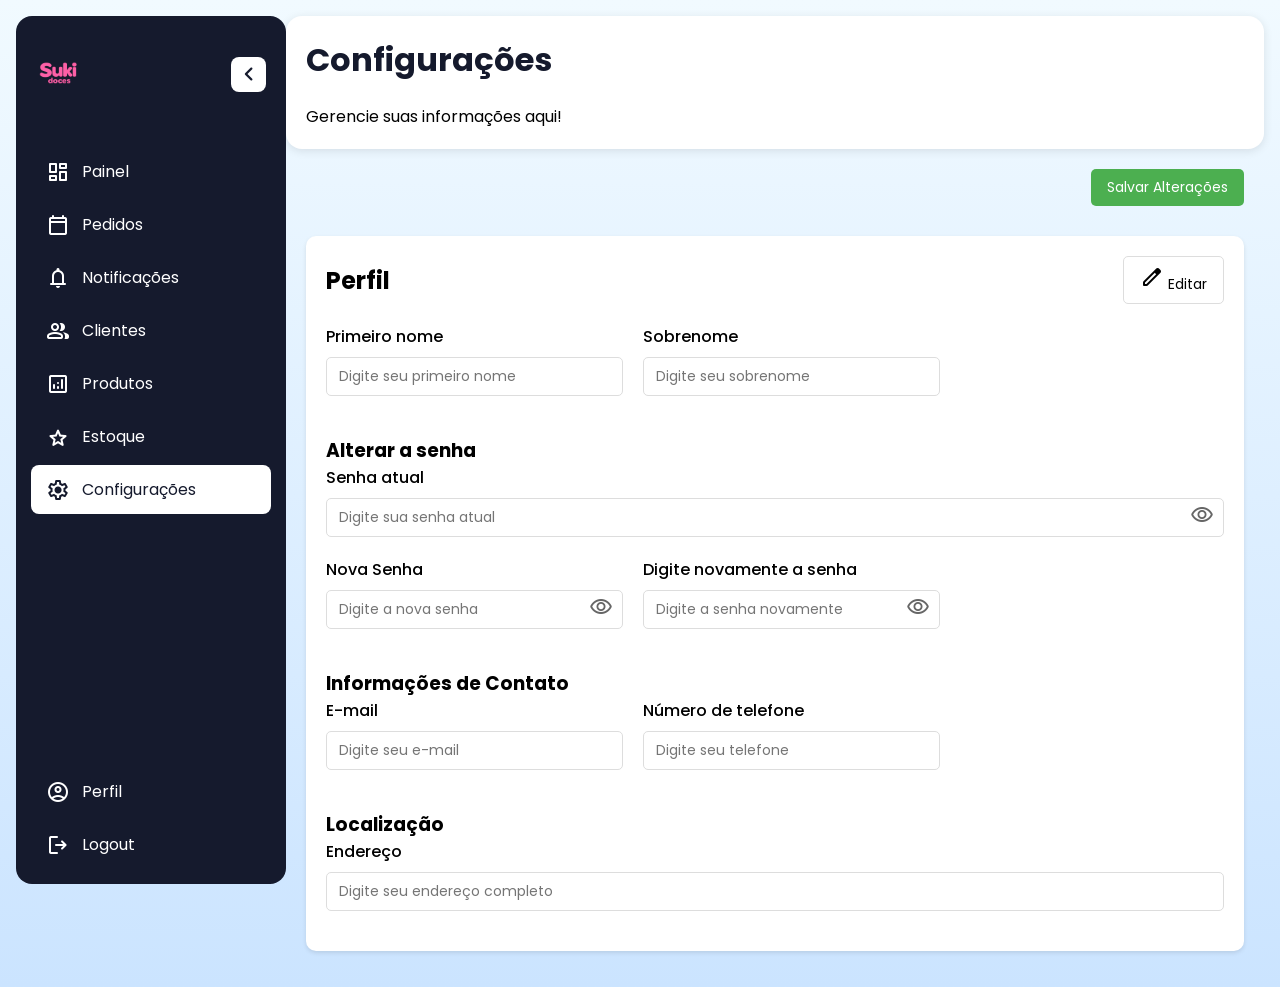
<file: Admin Painel (Deluxe Version)/html/configuracoes.html>
<!DOCTYPE html>
<html lang="en">
<head>
    <meta charset="UTF-8">
    <meta name="viewport" content="width=device-width, initial-scale=1.0">
    <link rel="stylesheet" href="https://fonts.googleapis.com/css2?family=Material+Symbols+Rounded:opsz,wght,FILL,GRAD@24,400,0,0"/>
    <link rel="stylesheet" href="../css/sidebar.css">
    <link rel="stylesheet" href="../css/configuracoes.css">
    <title>Configurações</title>
</head>
<body>
    <aside class="sidebar">
        <!--Side bar Header-->
        <header class="sidebar-header">
            <a href="#" class="header-logo">
                <img src="../assets/icon/Logo Suki.svg" alt="Logo Suki">
            </a>
            <button class="toggler sidebar-toggler">
                <span class="material-symbols-rounded">
                    chevron_left
                </span>
            </button>
            <button class="toggler menu-toggler">
                <span class="material-symbols-rounded">
                    menu
                </span>
            </button>
        </header>

        <nav class="sidebar-nav">
            <!--Primary Top Nav-->
            <ul class="nav-list primary-nav">
                <li class="nav-item">
                    <a href="index.html" class="nav-link">
                        <span class="nav-icon material-symbols-rounded">
                            dashboard
                        </span>
                        <span class="nav-label">Painel</span>
                    </a>
                </li>
                <li class="nav-item">
                    <a href="pedidos.html" class="nav-link">
                        <span class="nav-icon material-symbols-rounded">
                            calendar_today
                        </span>
                        <span class="nav-label">Pedidos</span>
                    </a>
                </li>
                <li class="nav-item">
                    <a href="./notificacoes.html" class="nav-link">
                        <span class="nav-icon material-symbols-rounded">
                            notifications
                        </span>
                        <span class="nav-label">Notificações</span>
                    </a>
                </li>
                <li class="nav-item">
                    <a href="./clientes.html" class="nav-link">
                        <span class="nav-icon material-symbols-rounded">
                            group
                        </span>
                        <span class="nav-label">Clientes</span>
                    </a>
                </li>
                <li class="nav-item">
                    <a href="produtos.html" class="nav-link">
                        <span class="nav-icon material-symbols-rounded">
                            analytics
                        </span>
                        <span class="nav-label">Produtos</span>
                    </a>
                </li>
                <li class="nav-item">
                    <a href="estoque.html" class="nav-link">
                        <span class="nav-icon material-symbols-rounded">
                            star
                        </span>
                        <span class="nav-label">Estoque</span>
                    </a>
                </li>
                <li class="nav-item">
                    <a href="configuracoes.html" class="nav-link">
                        <span class="nav-icon material-symbols-rounded">
                            settings
                        </span>
                        <span class="nav-label">Configurações</span>
                    </a>
                </li>
            </ul>
            
            <!--Secondary Bottom Nav-->
            <ul class="nav-list secondary-nav">
                <li class="nav-item">
                    <a href="#" class="nav-link">
                        <span class="nav-icon material-symbols-rounded">
                            account_circle
                        </span>
                        <span class="nav-label">Perfil</span>
                    </a>
                </li>
                <li class="nav-item">
                    <a href="conta.html" class="nav-link">
                        <span class="nav-icon material-symbols-rounded">
                            logout
                        </span>
                        <span class="nav-label">Logout</span>
                    </a>
                </li>
            </ul>
        </nav>
    </aside>
    
    <main class="main-content">   
        <div id="content-dashboard" class="content active">
            <h1>Configurações</h1>
            <p>Gerencie suas informações aqui!</p>
        </div>
        <div class="settings-container">
            <div class="settings-header">
                <h1 class="settings-title"></h1>
                <button class="btn btn-primary" onclick="salvarAlteracoes()">Salvar Alterações</button>
            </div>
    
            <!-- Perfil Section -->
            <section class="profile-section">
                <div class="profile-header">
                    <h2>Perfil</h2>
                    <button class="btn btn-outline">
                        <span class="material-symbols-rounded">edit</span>
                        Editar
                    </button>
                </div>
    
                <!-- Informações Pessoais -->
                <div class="form-row">
                    <div class="form-group">
                        <label>Primeiro nome</label>
                        <input type="text" placeholder="Digite seu primeiro nome">
                    </div>
                    <div class="form-group">
                        <label>Sobrenome</label>
                        <input type="text" placeholder="Digite seu sobrenome">
                    </div>
                </div>
    
                <!-- Senha -->
                <h3>Alterar a senha</h3>
                <div class="form-group">
                    <label>Senha atual</label>
                    <div class="password-input">
                        <input type="password" placeholder="Digite sua senha atual">
                        <button class="password-toggle">
                            <span class="material-symbols-rounded">visibility</span>
                        </button>
                    </div>
                </div>
    
                <div class="form-row">
                    <div class="form-group">
                        <label>Nova Senha</label>
                        <div class="password-input">
                            <input type="password" placeholder="Digite a nova senha">
                            <button class="password-toggle">
                                <span class="material-symbols-rounded">visibility</span>
                            </button>
                        </div>
                    </div>
                    <div class="form-group">
                        <label>Digite novamente a senha</label>
                        <div class="password-input">
                            <input type="password" placeholder="Digite a senha novamente">
                            <button class="password-toggle">
                                <span class="material-symbols-rounded">visibility</span>
                            </button>
                        </div>
                    </div>
                </div>
    
                <!-- Contato -->
                <h3>Informações de Contato</h3>
                <div class="form-row">
                    <div class="form-group">
                        <label>E-mail</label>
                        <input type="email" placeholder="Digite seu e-mail">
                    </div>
                    <div class="form-group">
                        <label>Número de telefone</label>
                        <input type="tel" placeholder="Digite seu telefone">
                    </div>
                </div>
    
                <!-- Localização -->
                <h3>Localização</h3>
                <div class="form-group">
                    <label>Endereço</label>
                    <input type="text" placeholder="Digite seu endereço completo">
                </div>
            </section>
        </div>
    </main>
    <script src="../js/script.js"></script>
    <script src="../js/config.js"></script>
</body>
</file>
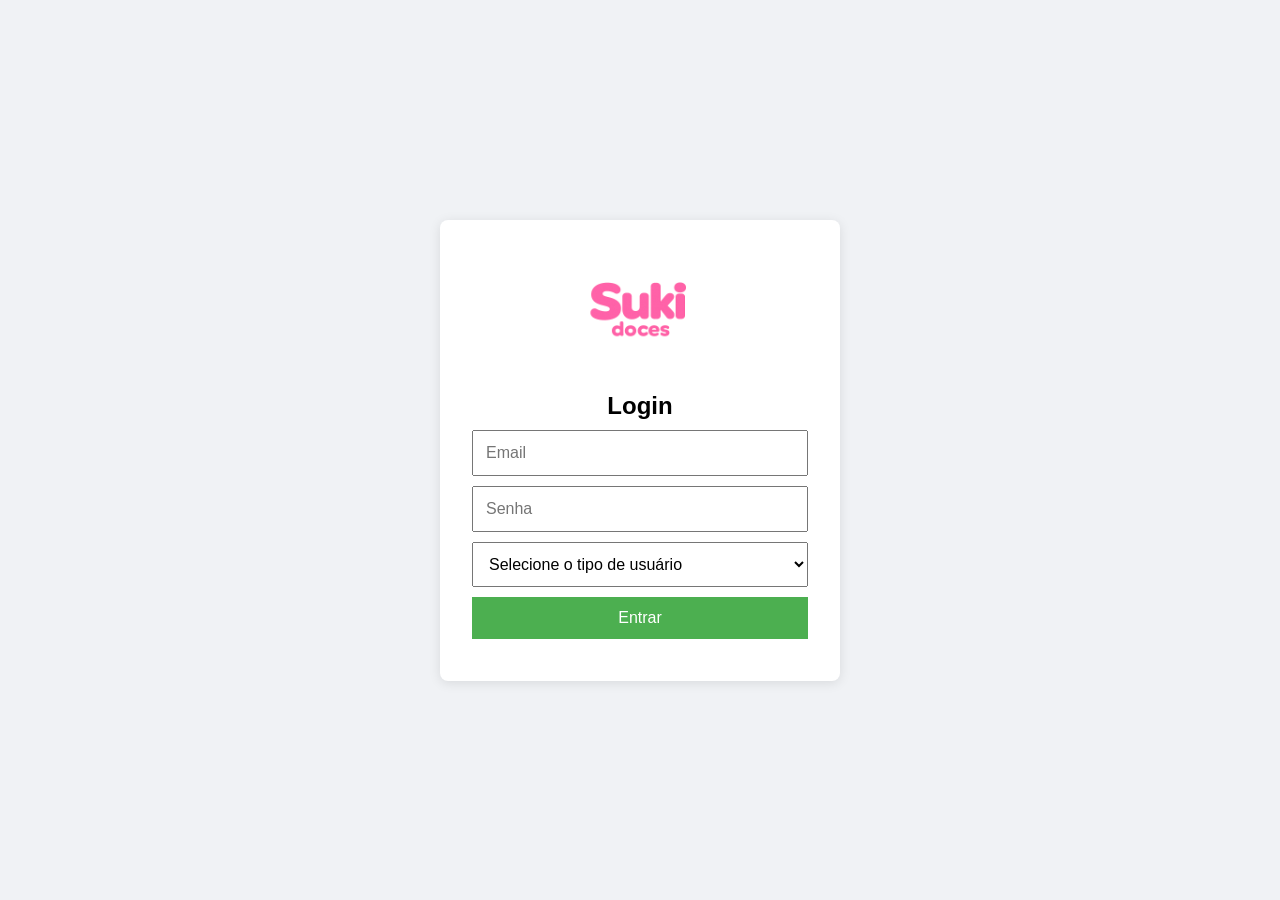
<file: Admin Painel (Deluxe Version)/html/conta.html>
<!DOCTYPE html>
<html lang="pt-BR">
<head>
  <meta charset="UTF-8" />
  <meta name="viewport" content="width=device-width, initial-scale=1" />
  <title>Login</title>
  <link rel="stylesheet" href="../css/conta.css" />
</head>
<body>

<div class="container">
  <div class="login-box" id="loginBox">
    <img src="../assets/icon/Logo Suki.svg" alt="Logo_Suki.png" class="logo">

    <h2>Login</h2>
    <form id="loginForm">
      <input type="email" id="email" placeholder="Email" required />
      <input type="password" id="password" placeholder="Senha" required />
      <select id="role" required>
        <option value="" disabled selected>Selecione o tipo de usuário</option>
        <option value="user">Usuário</option>
        <option value="admin">Administrador</option>
      </select>
      <button type="submit">Entrar</button>
    </form>
    <p id="errorMsg" class="error"></p>
  </div>

  <div class="welcome-box" id="welcomeBox" style="display:none;">
    <h2>Bem-vindo, <span id="userEmail"></span></h2>
    <p>Você está logado como <strong><span id="userRole"></span></strong></p>
    <button id="logoutBtn">Sair</button>
  </div>
</div>

<script src="../js/conta.js"></script>
<script src="../js/Backend Node.js"></script>
</body>
</html>
</file>
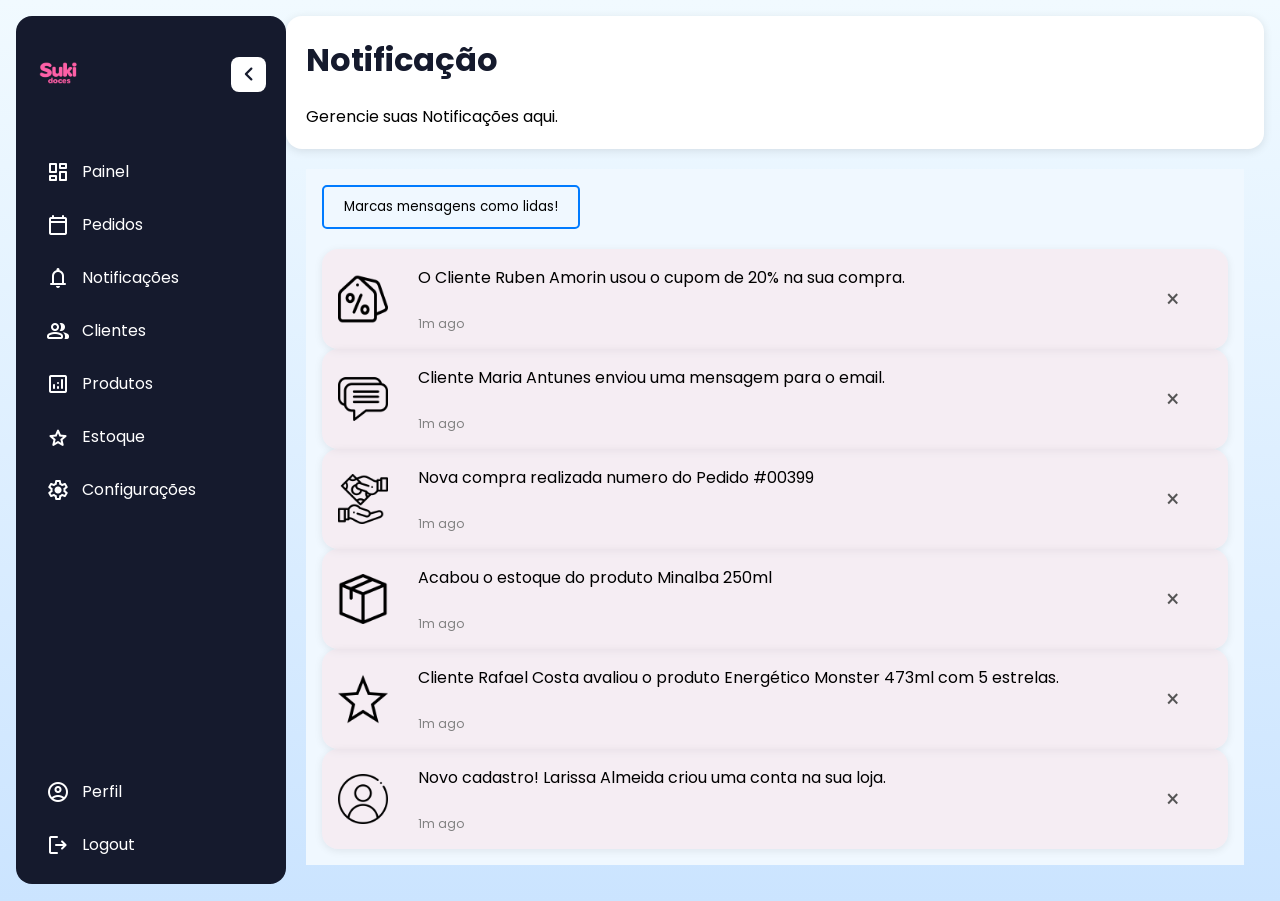
<file: Admin Painel (Deluxe Version)/html/notificacoes.html>
<!DOCTYPE html>
<html lang="en">
<head>
    <meta charset="UTF-8">
    <meta name="viewport" content="width=device-width, initial-scale=1.0">
    <link rel="stylesheet" href="https://fonts.googleapis.com/css2?family=Material+Symbols+Rounded:opsz,wght,FILL,GRAD@24,400,0,0"/>
    <title>Notificações</title>
    <link rel="stylesheet" href="../css/sidebar.css">
    <link rel="stylesheet" href="../css/notification.css">
</head>
<body>
    <aside class="sidebar">
        <header class="sidebar-header">
            <a href="#" class="header-logo">
                <img src="../assets/icon/Logo Suki.svg" alt="Logo Suki">
            </a>
            <button class="toggler sidebar-toggler">
                <span class="material-symbols-rounded">
                    chevron_left
                </span>
            </button>
            <button class="toggler menu-toggler">
                <span class="material-symbols-rounded">
                    menu
                </span>
            </button>
        </header>

        <nav class="sidebar-nav">
            <ul class="nav-list primary-nav">
                <li class="nav-item">
                    <a href="index.html" class="nav-link">
                        <span class="nav-icon material-symbols-rounded">
                            dashboard
                        </span>
                        <span class="nav-label">Painel</span>
                    </a>
                </li>
                <li class="nav-item">
                    <a href="pedidos.html" class="nav-link">
                        <span class="nav-icon material-symbols-rounded">
                            calendar_today
                        </span>
                        <span class="nav-label">Pedidos</span>
                    </a>
                </li>
                <li class="nav-item">
                    <a href="./notificacoes.html" class="nav-link">
                        <span class="nav-icon material-symbols-rounded">
                            notifications
                        </span>
                        <span class="nav-label">Notificações</span>
                    </a>
                </li>
                <li class="nav-item">
                    <a href="clientes.html" class="nav-link">
                        <span class="nav-icon material-symbols-rounded">
                            group
                        </span>
                        <span class="nav-label">Clientes</span>
                    </a>
                </li>
                <li class="nav-item">
                    <a href="produtos.html" class="nav-link">
                        <span class="nav-icon material-symbols-rounded">
                            analytics
                        </span>
                        <span class="nav-label">Produtos</span>
                    </a>
                </li>
                <li class="nav-item">
                    <a href="estoque.html" class="nav-link">
                        <span class="nav-icon material-symbols-rounded">
                            star
                        </span>
                        <span class="nav-label">Estoque</span>
                    </a>
                </li>
                <li class="nav-item">
                    <a href="configuracoes.html" class="nav-link">
                        <span class="nav-icon material-symbols-rounded">
                            settings
                        </span>
                        <span class="nav-label">Configurações</span>
                    </a>
                </li>
            </ul>
            
            <ul class="nav-list secondary-nav">
                <li class="nav-item">
                    <a href="perfil.html" class="nav-link">
                        <span class="nav-icon material-symbols-rounded">
                            account_circle
                        </span>
                        <span class="nav-label">Perfil</span>
                    </a>
                </li>
                <li class="nav-item">
                    <a href="conta.html" class="nav-link">
                        <span class="nav-icon material-symbols-rounded">
                            logout
                        </span>
                        <span class="nav-label">Logout</span>
                    </a>
                </li>
            </ul>
        </nav>
    </aside>
    
    <main class="main-content">
        <div id="content-notifications" class="content">
        <h1>Notificação</h1>
        <p>Gerencie suas Notificações aqui.</p>
        </div>
        <div class="container">
        <div class="notificationContainer">
                <button class="mark-as-read" id="mark-as-read">Marcas mensagens como lidas!</button>
                <div class="notificationCard unread">
                    <img class="cupom-img" alt="icon" src="../assets/icon/Cupom - icon.png" />
                    <div class="description">
                        <p>O Cliente Ruben Amorin usou o cupom de 20% na sua compra.</p>
                        <p id="notif-time">1m ago</p>
                    </div>
                    <button class="close-btn">&times;</button>
                </div>
                <div class="notificationCard unread">
                    <img alt="Message - Icon" src="../assets/icon/Message - icon.png" />
                    <div class="description">
                        <p>Cliente Maria Antunes enviou uma mensagem para o email.</p>
                        <p id="notif-time">1m ago</p>
                    </div>
                    <button class="close-btn">&times;</button>
                </div>
                <div class="notificationCard unread">
                    <img class="Compra - Icon" alt="icon" src="../assets/icon/Payment - icon.png" />
                    <div class="description">
                        <p>Nova compra realizada numero do Pedido #00399</p>
                        <p id="notif-time">1m ago</p>
                    </div>
                    <button class="close-btn">&times;</button>
                </div>
                <div class="notificationCard">
                    <img alt="photo" src="../assets/icon/Storege - icon.png" />
                    <div class="description">
                        <p>Acabou o estoque do produto Minalba 250ml</p>
                        <p id="notif-time">1m ago</p>
                    </div>
                    <button class="close-btn">&times;</button>
                </div>
                <div class="notificationCard">
                    <img alt="photo" src="../assets/icon/Star (Deluxe).png" />
                    <div class="description">
                        <p>Cliente Rafael Costa avaliou o produto Energético Monster 473ml com 5 estrelas.</p>
                        <p id="notif-time">1m ago</p>
                    </div>
                    <button class="close-btn">&times;</button>
                </div>
                <div class="notificationCard">
                    <img alt="photo" src="../assets/icon/User - icon.png" />
                    <div class="description">
                        <p>Novo cadastro! Larissa Almeida criou uma conta na sua loja.</p>
                        <p id="notif-time">1m ago</p>
                    </div>
                    <button class="close-btn">&times;</button>
                </div>
        </div>
        </div>
    </main>
    <script src="../js/script.js"></script>
    <script src="../js/notification.js" defer></script>
</body>
</html>
</file>
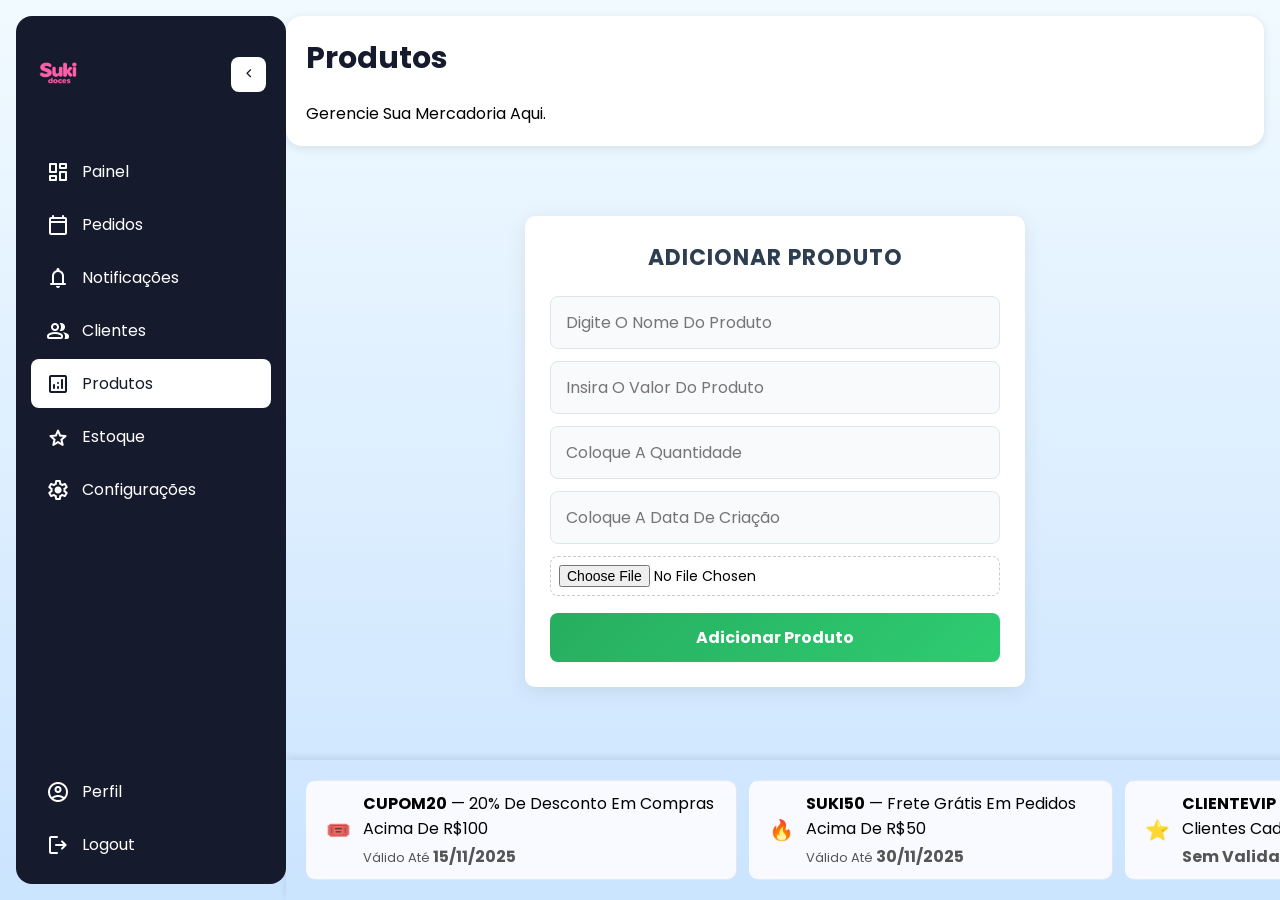
<file: Admin Painel (Deluxe Version)/html/produtos.html>
<!DOCTYPE html>
<html lang="en">
<head>
    <meta charset="UTF-8">
    <meta name="viewport" content="width=device-width, initial-scale=1.0">
    <link rel="stylesheet" href="https://fonts.googleapis.com/css2?family=Material+Symbols+Rounded:opsz,wght,FILL,GRAD@24,400,0,0"/>
    <link rel="stylesheet" href="../css/sidebar.css">
    <link rel="stylesheet" href="../css/add-produto.css">
    <link rel="stylesheet" href="../css/cupom.css">
    <title>Adicionar Produto</title>

</head>
<body>
    <aside class="sidebar">
        <!--Side bar Header-->
        <header class="sidebar-header">
            <a href="#" class="header-logo">
                <img src="../assets/icon/Logo Suki.svg" alt="Logo Suki">
            </a>
            <button class="toggler sidebar-toggler">
                <span class="material-symbols-rounded">
                    chevron_left
                </span>
            </button>
            <button class="toggler menu-toggler">
                <span class="material-symbols-rounded">
                    menu
                </span>
            </button>
        </header>

        <nav class="sidebar-nav">
            <!--Primary Top Nav-->
            <ul class="nav-list primary-nav">
                <li class="nav-item">
                    <a href="index.html" class="nav-link">
                        <span class="nav-icon material-symbols-rounded">
                            dashboard
                        </span>
                        <span class="nav-label">Painel</span>
                    </a>
                </li>
                <li class="nav-item">
                    <a href="pedidos.html" class="nav-link">
                        <span class="nav-icon material-symbols-rounded">
                            calendar_today
                        </span>
                        <span class="nav-label">Pedidos</span>
                    </a>
                </li>
                <li class="nav-item">
                    <a href="./notificacoes.html" class="nav-link">
                        <span class="nav-icon material-symbols-rounded">
                            notifications
                        </span>
                        <span class="nav-label">Notificações</span>
                    </a>
                </li>
                <li class="nav-item">
                    <a href="./clientes.html" class="nav-link">
                        <span class="nav-icon material-symbols-rounded">
                            group
                        </span>
                        <span class="nav-label">Clientes</span>
                    </a>
                </li>
                <li class="nav-item">
                    <a href="produtos.html" class="nav-link">
                        <span class="nav-icon material-symbols-rounded">
                            analytics
                        </span>
                        <span class="nav-label">Produtos</span>
                    </a>
                </li>
                <li class="nav-item">
                    <a href="estoque.html" class="nav-link">
                        <span class="nav-icon material-symbols-rounded">
                            star
                        </span>
                        <span class="nav-label">Estoque</span>
                    </a>
                </li>
                <li class="nav-item">
                    <a href="configuracoes.html" class="nav-link">
                        <span class="nav-icon material-symbols-rounded">
                            settings
                        </span>
                        <span class="nav-label">Configurações</span>
                    </a>
                </li>
            </ul>
            
            <!--Secondary Bottom Nav-->
            <ul class="nav-list secondary-nav">
                <li class="nav-item">
                    <a href="#" class="nav-link">
                        <span class="nav-icon material-symbols-rounded">
                            account_circle
                        </span>
                        <span class="nav-label">Perfil</span>
                    </a>
                </li>
                <li class="nav-item">
                    <a href="conta.html" class="nav-link">
                        <span class="nav-icon material-symbols-rounded">
                            logout
                        </span>
                        <span class="nav-label">Logout</span>
                    </a>
                </li>
            </ul>
        </nav>
    </aside>
    
    <main class="main-content">
        <div id="content-dashboard" class="content active">
            <h1 style="font-size: 30px;">Produtos</h1>
            <p>Gerencie sua Mercadoria aqui.</p>
        </div>
        <br><br>
        <div class="container">
           <div class="admin-product-form-container">
              <form>
                 <h3>Adicionar Produto</h3>
                 <input type="text" placeholder="Digite o nome do produto" name="product_name" class="box">
                 <input type="number" placeholder="Insira o valor do produto" name="product_price" class="box">
                 <input type="number" placeholder="Coloque a quantidade" name="product_qtd" class="box">
                 <input type="text" placeholder="Coloque a data de criação" name="product_date" class="box">
                 <input type="file" accept="image/png, image/jpeg, image/jpg" name="product_image" class="box">
                 <input type="submit" class="btn" name="add_product" value="Adicionar Produto">
              </form>
           </div>
    </main>

    <footer>
        <div class="cupons-list">
            <div class="cupom-card">
              <span class="emoji">🎟️</span>
            <div>
                <strong>CUPOM20</strong> — 20% de desconto em compras acima de R$100  
                <p>Válido até <b>15/11/2025</b></p>
            </div>
            </div>

            <div class="cupom-card">
                <span class="emoji">🔥</span>
            <div>
                <strong>SUKI50</strong> — Frete grátis em pedidos acima de R$50  
                <p>Válido até <b>30/11/2025</b></p>
            </div>
            </div>

            <div class="cupom-card">
                <span class="emoji">⭐</span>
            <div>
                <strong>CLIENTEVIP</strong> — 10% OFF exclusivo para clientes cadastrados  
                <p><b>Sem validade</b></p>
            </div>
        </div>
        </div>
    </footer>
    <script src="../js/script.js"></script>
    <script src="../js/produto.js"></script>
</body>
</file>
<file: Admin Painel (Deluxe Version)/css/sidebar.css>
/* Importing Google Fonts - Poopins */

@import url('https://fonts.googleapis.com/css2?family=Instrument+Serif:ital@0;1&family=Jost:ital,wght@0,100..900;1,100..900&family=Poppins:wght@400;500;600;700&display=swap');

* {
    margin: 0;
    padding: 0;
    box-sizing: border-box;
    font-family: "Poppins", sans-serif;
}

body {
    min-height: 100vh;
    background: linear-gradient(#f1faff, #cbe4ff);
    display: flex;
}

.main-content {
    flex: 1;
    margin: 16px 16px 16px 286px;
    transition: margin 0.4s ease;
}

footer .main-content {
    flex: 1;
    margin: 16px 16px 16px 286px;
}

.sidebar.collapsed + .main-content {
    margin-left: 101px;
}

.content {
    padding: 20px;
    background: white;
    border-radius: 16px;
    box-shadow: 0 2px 10px rgba(0, 0, 0, 0.1);
}

.content h1 {
    color: #151a2d;
    margin-bottom: 20px;
}

/* Estilos para tabelas */
.container {
    width: 100%;
    padding: 20px;
}

.tbl_container {
    background: white;
    padding: 20px;
    border-radius: 10px;
    box-shadow: 0 2px 10px rgba(0, 0, 0, 0.1);
}

.header-container {
    display: flex;
    justify-content: space-between;
    align-items: center;
    margin-bottom: 20px;
}

.header-container h2 {
    color: #151a2d;
}

.btn-new {
    display: flex;
    align-items: center;
    gap: 8px;
    background: #151a2d;
    color: white;
    border: none;
    padding: 10px 20px;
    border-radius: 5px;
    cursor: pointer;
    transition: background-color 0.3s;
}

.btn-new:hover {
    background: #2a305c;
}

.tbl {
    width: 100%;
    border-collapse: collapse;
}

.tbl th,
.tbl td {
    padding: 12px;
    text-align: center;
    border-bottom: 1px solid #e0e0e0;
}

.tbl th {
    background-color: #f5f5f5;
    font-weight: 600;
    color: #151a2d;
}

.tbl tr:hover {
    background-color: #f8f9fa;
}

.btn-edit,
.btn-trash {
    background: none;
    border: none;
    cursor: pointer;
    padding: 5px;
    transition: opacity 0.3s;
}

.btn-edit:hover,
.btn-trash:hover {
    opacity: 0.7;
}

/* Estilos responsivos para a tabela */
@media (max-width: 768px) {
    .tbl {
        display: block;
        width: 100%;
    }

    .tbl thead {
        display: none;
    }

    .tbl tbody,
    .tbl tr,
    .tbl td {
        display: block;
        width: 100%;
    }

    .tbl tr {
        margin-bottom: 15px;
        border: 1px solid #e0e0e0;
        border-radius: 5px;
        padding: 8px;
    }

    .tbl td {
        text-align: right;
        padding-left: 50%;
        position: relative;
        border-bottom: 1px solid #eee;
    }

    .tbl td:last-child {
        border-bottom: none;
    }

    .tbl td::before {
        content: attr(data-Lable);
        position: absolute;
        left: 0;
        width: 50%;
        padding-left: 15px;
        font-weight: 600;
        text-align: left;
    }
}

.sidebar {
    width: 270px;
    position: fixed;
    margin: 16px;
    border-radius: 16px;
    background-color: #151a2d;
    height: calc(100vh - 32px);
    transition: 0.4s ease;
}

.sidebar.collapsed {
    width: 85px;
}

.sidebar-header {
    position: relative;
    display: flex;
    padding: 25px 20px;
    align-items: center;
    justify-content: space-between;
}

.sidebar-header .header-logo img {
    width:46px;
    height: 66px;
    object-fit: contain;
    display: block;
    border-radius: 50%;
}

.sidebar-header .toggler {
    position: absolute;
    right: 20px;
    height: 35px;
    width: 35px;
    border: none;
    color: #151a2d;
    display: flex;
    align-items: center;
    justify-content: center;
    cursor: pointer;
    border-radius: 8px;
    background: #fff;
    transition: 0.4s ease;
}

.sidebar-header .sidebar-toggler {
    position: absolute;
    right: 20px;
}

.sidebar.collapsed .sidebar-header .sidebar-toggler {
    transform: translate(-4px, 65px);
}

.sidebar-header .side-bartoggler:hover {
    background: #dde4fb;
}

.sidebar-header .menu-toggler {
    display: none;
}

.sidebar-header .sidebar-toggler span {
    font-size: 1.75rem;
}

.sidebar-nav .nav-list {
    list-style: none;
    display: flex;
    gap: 4px;
    padding: 0 15px;
    flex-direction: column;
    transform: translateY(15px);
    transition: 0.4s ease;
}

.sidebar.collapsed .sidebar-nav .primary-nav {
    transform: translateY(65px);
}

.sidebar-nav .nav-link  {
    color: #fff;
    display: flex;
    align-items: center;
    gap: 12px;
    border-radius: 8px;
    padding: 12px 15px;
    transition: 04s ease;
    text-decoration: none;
}

.sidebar-nav .nav-link:hover,
.sidebar-nav .nav-link.active {
    color: #151a2d;
    background: #fff;
}

.sidebar-nav .nav-link .nav-label {
    transition: opacity 0.4s ease;
}

.sidebar.collapsed .sidebar-nav .nav-link .nav-label {
    opacity: 0;
    pointer-events: none;
}

.sidebar-nav .secondary-nav {
    position: absolute;
    bottom: 30px;
    width: 100%;
}

@media (max-width: 1024px) {
    .sidebar {
        margin: 13px;
        width: calc(100% - 26px);
    }

    .sidebar-header {
        position: sticky;
        top: 0;
        z-index: 20;
        background: #151a2d;
        padding: 8px 10px;
        border-radius: 16px;
    }

    .sidebar-header .header-logo img {
        width: 40px;
        height: 40px;
    }

.container {
    width: 100%;
    padding: 20px;
}

.tbl_container {
    background: white;
    padding: 20px;
    border-radius: 10px;
    box-shadow: 0 2px 10px rgba(0, 0, 0, 0.1);
}

.header-container {
    display: flex;
    justify-content: space-between;
    align-items: center;
    margin-bottom: 20px;
}

.header-container h2 {
    color: #151a2d;
}

.btn-new {
    display: flex;
    align-items: center;
    gap: 8px;
    background: #151a2d;
    color: white;
    border: none;
    padding: 10px 20px;
    border-radius: 5px;
    cursor: pointer;
    transition: background-color 0.3s;
}

.btn-new:hover {
    background: #2a305c;
}

.tbl {
    width: 100%;
    border-collapse: collapse;
}

.tbl th,
.tbl td {
    padding: 12px;
    text-align: left;
    border-bottom: 1px solid #e0e0e0;
}

.tbl th {
    background-color: #f5f5f5;
    font-weight: 600;
    color: #151a2d;
}

.tbl tr:hover {
    background-color: #f8f9fa;
}

.btn-edit,
.btn-trash {
    background: none;
    border: none;
    cursor: pointer;
    padding: 5px;
    transition: opacity 0.3s;
}

.btn-edit:hover,
.btn-trash:hover {
    opacity: 0.7;
}

/* Estilos responsivos para a tabela */
@media (max-width: 768px) {
    .tbl {
        display: block;
        width: 100%;
    }

    .tbl thead {
        display: none;
    }

    .tbl tbody,
    .tbl tr,
    .tbl td {
        display: block;
        width: 100%;
    }

    .tbl tr {
        margin-bottom: 15px;
        border: 1px solid #e0e0e0;
        border-radius: 5px;
        padding: 8px;
    }

    .tbl td {
        text-align: right;
        padding-left: 50%;
        position: relative;
        border-bottom: 1px solid #eee;
    }

    .tbl td:last-child {
        border-bottom: none;
    }

    .tbl td::before {
        content: attr(data-Lable);
        position: absolute;
        left: 0;
        width: 50%;
        padding-left: 15px;
        font-weight: 600;
        text-align: left;
    }
}

    .sidebar-header .sidebar-toggler {
        display: none;
    }

    .sidebar-header .menu-toggler {
        display: flex;
    }

    .sidebar-nav .nav-list {
        padding: 0 10px;
    }

    .sidebar-nav .nav-link {
        gap: 10px;
        padding: 10px;
        font-size: 0.94rem;
    }

    .sidebar-nav .nav-link .nav-icon {
        font-size: 1.37rem;
    }
}
</file>
<file: Admin Painel (Deluxe Version)/css/configuracoes.css>
.settings-container {
    padding: 20px;
    transition: margin-left 0.3s ease;
}

.sidebar.collapsed ~ .settings-container {
    margin-left: 80px;
}

.settings-header {
    display: flex;
    justify-content: space-between;
    align-items: center;
    margin-bottom: 30px;
}

.settings-title {
    font-size: 24px;
    font-weight: 600;
}

.profile-section {
    background: white;
    border-radius: 10px;
    padding: 20px;
    box-shadow: 0 2px 4px rgba(0, 0, 0, 0.1);
}

.profile-header {
    display: flex;
    align-items: center;
    justify-content: space-between;
    margin-bottom: 20px;
}

.profile-photo {
    position: relative;
    width: 100px;
    height: 100px;
}

.profile-photo img {
    width: 100%;
    height: 100%;
    border-radius: 50%;
    object-fit: cover;
}

.btn {
    padding: 8px 16px;
    border-radius: 5px;
    border: none;
    cursor: pointer;
    font-size: 14px;
}

.btn-primary {
    background: #4CAF50;
    color: white;
}

.btn-outline {
    border: 1px solid #ddd;
    background: white;
}

.form-group {
    margin-bottom: 20px;
}

.form-row {
    display: flex;
    gap: 20px;
    margin-bottom: 20px;
}

.form-group label {
    display: block;
    margin-bottom: 8px;
    font-weight: 500;
}

.form-group input {
    width: 100%;
    padding: 8px 12px;
    border: 1px solid #ddd;
    border-radius: 5px;
    font-size: 14px;
}

.form-group input:focus {
    outline: none;
    border-color: #4CAF50;
}

.password-input {
    position: relative;
}

.password-toggle {
    position: absolute;
    right: 10px;
    top: 50%;
    transform: translateY(-50%);
    background: none;
    border: none;
    cursor: pointer;
    color: #666;
}
</file>
<file: Admin Painel (Deluxe Version)/css/conta.css>
* {
  margin: 0;
  padding: 0;
  box-sizing: border-box;
  font-family: Arial, sans-serif;
}

body, html {
  height: 100%;
  background: #f0f2f5;
}

.container {
  display: flex;
  justify-content: center;
  align-items: center;
  height: 100%;
  padding: 1rem;
}

.login-box, .welcome-box {
  background: white;
  padding: 2rem;
  border-radius: 8px;
  box-shadow: 0 2px 12px rgba(0,0,0,0.1);
  width: 100%;
  max-width: 400px;
  text-align: center;
}

input, select, button {
  width: 100%;
  padding: 12px;
  margin-top: 10px;
  font-size: 16px;
}

button {
  background-color: #4CAF50;
  color: white;
  border: none;
  cursor: pointer;
  transition: background-color 0.3s ease;
}

button:hover {
  background-color: #45a049;
}

.error {
  color: red;
  margin-top: 10px;
  font-weight: bold;
}

@media (max-width: 480px) {
  .login-box, .welcome-box {
    padding: 1.5rem;
  }
  input, select, button {
    font-size: 14px;
    padding: 10px;
  }
}

.logo {
  width: 120px;           
  margin-bottom: 20px;    
  display: block;         
  margin-left: auto;      
  margin-right: auto;
}
</file>
<file: Admin Painel (Deluxe Version)/css/notification.css>
.container {
    display: flex;
    flex-direction: column;
    gap: 1rem;
}

.notificationContainer {
    background-color: aliceblue;
    padding: 1rem;
    gap: 20px;
}

.mark-as-read {
    margin-bottom: 20px;
    padding: 10px 20px;
    background-color: transparent;
    border: 2px solid #007BFF;
    border-radius: 5px;
    cursor: pointer;
}

.notificationCard{
    display: flex;
    align-items: center;
    padding: 1rem;
    gap: 50px;
    border-radius: 1rem;
    background-color: rgba(252, 215, 221, 0.361);
}

.notificationCard {
    box-shadow: 0 2px 8px rgba(0, 0, 0, 0.08);
    gap: 20px;
}

.notificationCard img{
    width: 50px;
}

.notificationCard .description{
    margin-left: 10px;
    display: flex;
    justify-content: space-between;
    flex-direction: column;
    gap: 25px;
}

.unread{
    background-color: rgba(252, 215, 221, 0.361);
}

.close-btn {
    background: none;
    border: none;
    color: #555;
    font-size: 1.5rem;
    cursor: pointer;
    position: absolute;
    right: 100px;
    transition: color 0.3s;
}
  
.close-btn:hover {
    color: #e74c3c;
}

@media (max-width: 768px) {
    aside {
        position: fixed;
        width: 60px; /* ou 0 se quiser esconder completamente */
        overflow: hidden;
        transition: width 0.3s;
    }

    aside:hover {
        width: 200px; /* expande ao passar o mouse */
    }

    .sidebar-text {
        display: none;
    }

    aside:hover .sidebar-text {
        display: inline-block;
    }
}



@media (max-width: 600px) {
    .notificationCard {
        flex-direction: column; /* empilha o ícone e o texto */
        align-items: flex-start;
        text-align: left;
    }

    .notificationCard img {
        width: 40px;
        margin-bottom: 8px; /* espaçamento entre o ícone e o texto */
    }

    .notificationCard .description {
        margin-left: 0;
    }
}

#notif-time {
    font-size: 12px;
    color: gray;
}
</file>
<file: Admin Painel (Deluxe Version)/css/add-produto.css>
@import url('https://fonts.googleapis.com/css2?family=Poppins:wght@100;200;300;400;500;600&display=swap');

:root{
   --green:#27ae60;
   --black:#333;
   --white:#fff;
   --bg-color:#eee;
   --box-shadow:0 .5rem 1rem rgba(0,0,0,.1);
   --border:.1rem solid var(--black);
}

*{
   margin:0; padding:0;
   box-sizing: border-box;
   outline: none; border:none;
   text-decoration: none;
   text-transform: capitalize;
   font-size: 16px;
}

html{
   font-size: 62.5%;
   overflow-x: hidden;
}

.btn{
   display: block;
   width: 100%;
   cursor: pointer;
   border-radius: 0.8rem;
   margin-top: 0.5rem;
   font-size: 1.6rem;
   padding: 1.2rem;
   background: linear-gradient(135deg, #27ae60, #2ecc71);
   color: #fff;
   text-align: center;
   font-weight: bold;
   border: none;
   transition: background 0.3s ease, transform 0.2s ease;
}

.btn:hover {
   background: linear-gradient(135deg, #219150, #27ae60);
   transform: translateY(-1px);
 }

.message{
   display: block;
   background: var(--bg-color);
   padding:1.5rem 1rem;
   font-size: 2rem;
   color:var(--black);
   margin-bottom: 2rem;
   text-align: center;
}

.container{
   max-width: 1200px;
   padding:2rem;
   margin:0 auto;
}

.admin-product-form-container.centered{
   display: flex;
   align-items: center;
   justify-content: center;
   min-height: 100vh;
   
}

.admin-product-form-container form{
   max-width: 500px;
   margin: 0 auto;
   padding: 2.5rem;
   border-radius: 1rem;
   background: #ffffff;
   box-shadow: 0 4px 20px rgba(0, 0, 0, 0.08);
   display: flex;
   flex-direction: column;
   gap: 1.2rem;
   transition: transform 0.3s ease;
}

.admin-product-form-container form:hover {
   transform: translateY(-2px);
}

.admin-product-form-container form h3{
   text-transform: uppercase;
   color: #2c3e50;
   margin-bottom: 1rem;
   text-align: center;
   font-size: 2.2rem;
   letter-spacing: 1px;
}

.admin-product-form-container form .box{
   width: 100%;
   border-radius: 0.8rem;
   padding: 1.3rem 1.5rem;
   font-size: 1.6rem;
   background: #f9fafc;
   border: 1px solid #dfe6e9;
   transition: all 0.2s ease;
}

.admin-product-form-container form .box:focus {
   outline: none;
   border-color: #27ae60;
   background: #ffffff;
   box-shadow: 0 0 0 3px rgba(39, 174, 96, 0.2);
}

input[type="file"].box {
   padding: 0.8rem;
   font-size: 1.4rem;
   background: #fff;
   border: 1px dashed #ccc;
   cursor: pointer;
}

.product-display{
   margin:2rem 0;
}

.product-display .product-display-table{
   width: 100%;
   text-align: center;
}

.product-display .product-display-table thead{
   background: var(--bg-color);
}

.product-display .product-display-table th{
   padding:1rem;
   font-size: 2rem;
}


.product-display .product-display-table td{
   padding:1rem;
   font-size: 2rem;
   border-bottom: var(--border);
}

.product-display .product-display-table .btn:first-child{
   margin-top: 0;
}

.product-display .product-display-table .btn:last-child{
   background: crimson;
}

.product-display .product-display-table .btn:last-child:hover{
   background: var(--black);
}


@media (max-width:991px){

   html{
      font-size: 55%;
   }

}

@media (max-width:768px){

   .product-display{
      overflow-y:scroll;
   }

   .product-display .product-display-table{
      width: 80rem;
   }

}

@media (max-width:450px){

   html{
      font-size: 50%;
   }

}
</file>
<file: Admin Painel (Deluxe Version)/css/cupom.css>
footer {
    padding: 20px;
    width: 100%;
    position: absolute;
    bottom: 0;
    right: 0;
    left: 286px; /* mesma largura da sidebar */
    padding: 20px;
    box-shadow: 0 -2px 8px rgba(0,0,0,0.1);
}

.cupons-container {
  margin-top: 3rem;
  background: #ffffff;
  border-radius: 15px;
  padding: 2rem;
  box-shadow: 0 3px 12px rgba(0, 0, 0, 0.07);
}

.cupons-container h3 {
  text-align: center;
  font-size: 2rem;
  margin-bottom: 1.5rem;
  color: #222;
  text-transform: uppercase;
  letter-spacing: 1px;
}

.cupons-list {
  display: flex;;
  gap: 1.2rem;
  top: 10px
}

.cupom-card {
  display: flex;
  align-items: center;
  gap: 1.2rem;
  background: #f8faff;
  border: 1px solid #e2e8f0;
  border-left: 5px solid #f8faff;
  padding: 1rem 1.5rem;
  border-radius: 10px;
  transition: all 0.3s ease;
}

.cupom-card:hover {
  background: #e7f9ef;
  transform: translateY(-3px);
  box-shadow: 0 2px 10px rgba(0, 0, 0, 0.05);
}

.cupom-card .emoji {
  font-size: 2rem;
}

.cupom-card p {
  font-size: 1.3rem;
  color: #555;
  margin-top: 3px;
}
</file>
